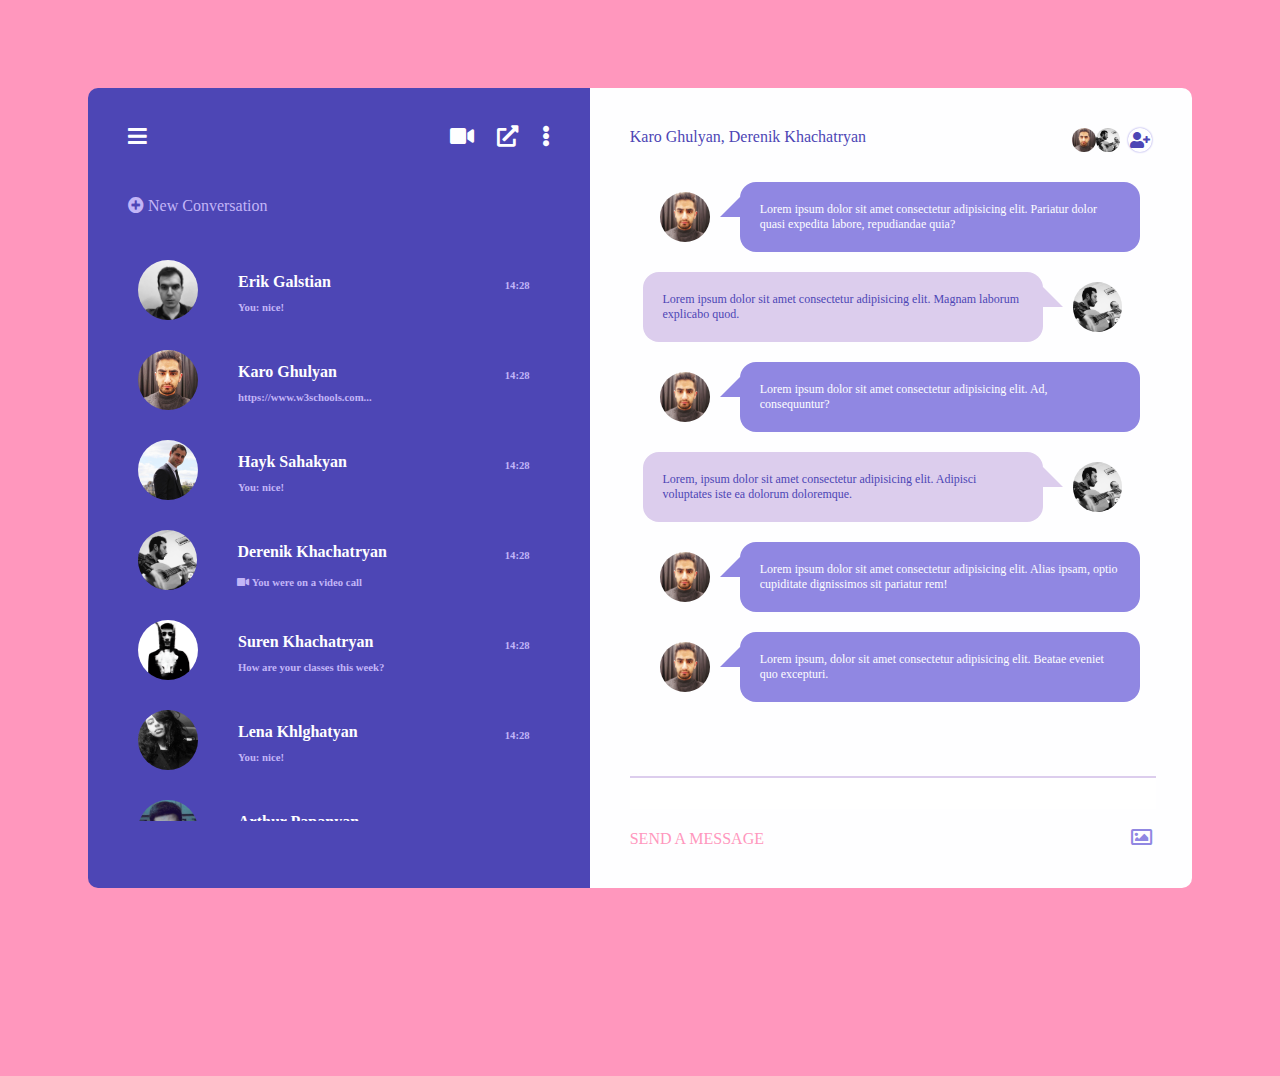
<file: index.html>
<!DOCTYPE html>
<html lang="en">
  <head>
    <meta charset="UTF-8" />
    <meta name="viewport" content="width=device-width, initial-scale=1.0" />
    <meta http-equiv="X-UA-Compatible" content="ie=edge" />
    <link rel="stylesheet" href="css.css" />
    <link
      rel="stylesheet"
      href="https://cdnjs.cloudflare.com/ajax/libs/font-awesome/5.11.2/css/all.css"
    />
    <title>Simply Chat</title>
  </head>
  <body>
    <div class="container">
      <div class="user-list">
        <div class="user-list-header">
          <button><i class="fas fa-lg fa-bars"></i></button>
          <div class="icons">
            <button><i class="fas fa-lg fa-video"></i></button>
            <button><i class="fas fa-lg fa-external-link-alt"></i></button>
            <button><i class="fas fa-lg fa-ellipsis-v"></i></button>
            <button class="mobile-button"><i class="fas fa-lg fa-address-book"></i></i></button>
          </div>
        </div>
        <div class="new-conversation">
          <button><i class="fas fa-plus-circle"></i> New Conversation</button>
        </div>
        <div class="scrollbar user-list-contacts">
          <div class="user-info">
            <img class="chat-icon-large" src="./images/1.jpg" alt="" />
            <div class="user-info-inner">
              <div class="about-user">
                <h4>Erik Galstian</h4>
                <h6>You: nice!</h6>
              </div>
              <h6>14:28</h6>
            </div>
          </div>
          <div class="user-info">
            <img class="chat-icon-large" src="./images/2.jpg" alt="" />
            <div class="user-info-inner">
              <div class="about-user">
                <h4>Karo Ghulyan</h4>
                <h6>https://www.w3schools.com...</h6>
              </div>
              <h6>14:28</h6>
            </div>
          </div>
          <div class="user-info">
            <img class="chat-icon-large" src="./images/3.jpg" alt="" />
            <div class="user-info-inner">
              <div class="about-user">
                <h4>Hayk Sahakyan</h4>
                <h6>You: nice!</h6>
              </div>
              <h6>14:28</h6>
            </div>
          </div>
          <div class="user-info">
            <img class="chat-icon-large" src="./images/4.jpg" alt="" />
            <div class="user-info-inner">
              <div class="about-user">
                <h4>Derenik Khachatryan</h4>
                <h6><i class="fas fa-video"></i> You were on a video call</h6>
              </div>
              <h6>14:28</h6>
            </div>
          </div>
          <div class="user-info">
            <img class="chat-icon-large" src="./images/5.jpg" alt="" />
            <div class="user-info-inner">
              <div class="about-user">
                <h4>Suren Khachatryan</h4>
                <h6>How are your classes this week?</h6>
              </div>
              <h6>14:28</h6>
            </div>
          </div>
          <div class="user-info">
            <img class="chat-icon-large" src="./images/6.jpg" alt="" />
            <div class="user-info-inner">
              <div class="about-user">
                <h4>Lena Khlghatyan</h4>
                <h6>You: nice!</h6>
              </div>
              <h6>14:28</h6>
            </div>
          </div>
          <div class="user-info">
            <img class="chat-icon-large" src="./images/8.jpg" alt="" />
            <div class="user-info-inner">
              <div class="about-user">
                <h4>Arthur Papanyan</h4>
                <h6>You: nice!</h6>
              </div>
              <h6>14:28</h6>
            </div>
          </div>
        </div>
      </div>
      <div class="chat-box">
        <div class="chat-header">
          <div class="chat-users">Karo Ghulyan, Derenik Khachatryan</div>
          <div class="chat-user-icons">
            <div class="conversation-users">
              <img class="chat-icon-small" src="./images/2.jpg" alt="" />
              <img class="chat-icon-small" src="./images/4.jpg" alt="" />
            </div>
            <button><i class="fas fa-user-plus"></i></button>
          </div>
        </div>
        <div class="scrollbar-2 chat-messages">
          <div class="message-data-left">
            <img class="chat-icon-medium" src="./images/2.jpg" alt="" />
            <div class="speech-bubble-left">
              Lorem ipsum dolor sit amet consectetur adipisicing elit. Pariatur dolor quasi expedita labore, repudiandae quia?
            </div>
          </div>
          <div class="message-data-right">
            <div class="speech-bubble-right">
              Lorem ipsum dolor sit amet consectetur adipisicing elit. Magnam laborum explicabo quod.
            </div>
            <img class="chat-icon-medium" src="./images/4.jpg" alt="" />
          </div>
          <div class="message-data-left">
            <img class="chat-icon-medium" src="./images/2.jpg" alt="" />
            <div class="speech-bubble-left">
              Lorem ipsum dolor sit amet consectetur adipisicing elit. Ad, consequuntur?
            </div>
          </div>
          <div class="message-data-right">
            <div class="speech-bubble-right">
              Lorem, ipsum dolor sit amet consectetur adipisicing elit. Adipisci voluptates iste ea dolorum doloremque.
            </div>
            <img class="chat-icon-medium" src="./images/4.jpg" alt="" />
          </div>
          <div class="message-data-left">
            <img class="chat-icon-medium" src="./images/2.jpg" alt="" />
            <div class="speech-bubble-left">
              Lorem ipsum dolor sit amet consectetur adipisicing elit. Alias ipsam, optio cupiditate dignissimos sit pariatur rem!
            </div>
          </div>
          <div class="message-data-left">
            <img class="chat-icon-medium" src="./images/2.jpg" alt="" />
            <div class="speech-bubble-left">
              Lorem ipsum, dolor sit amet consectetur adipisicing elit. Beatae eveniet quo excepturi.
            </div>
          </div>
        </div>
        <input type="text" name="message" id="">
        <div class="chat-footer">
          <button class="send">SEND A MESSAGE</button>
          <button><i class="far fa-lg fa-image"></i></i></button>
        </div>
      </div>
    </div>
  </body>
</html>
</file>
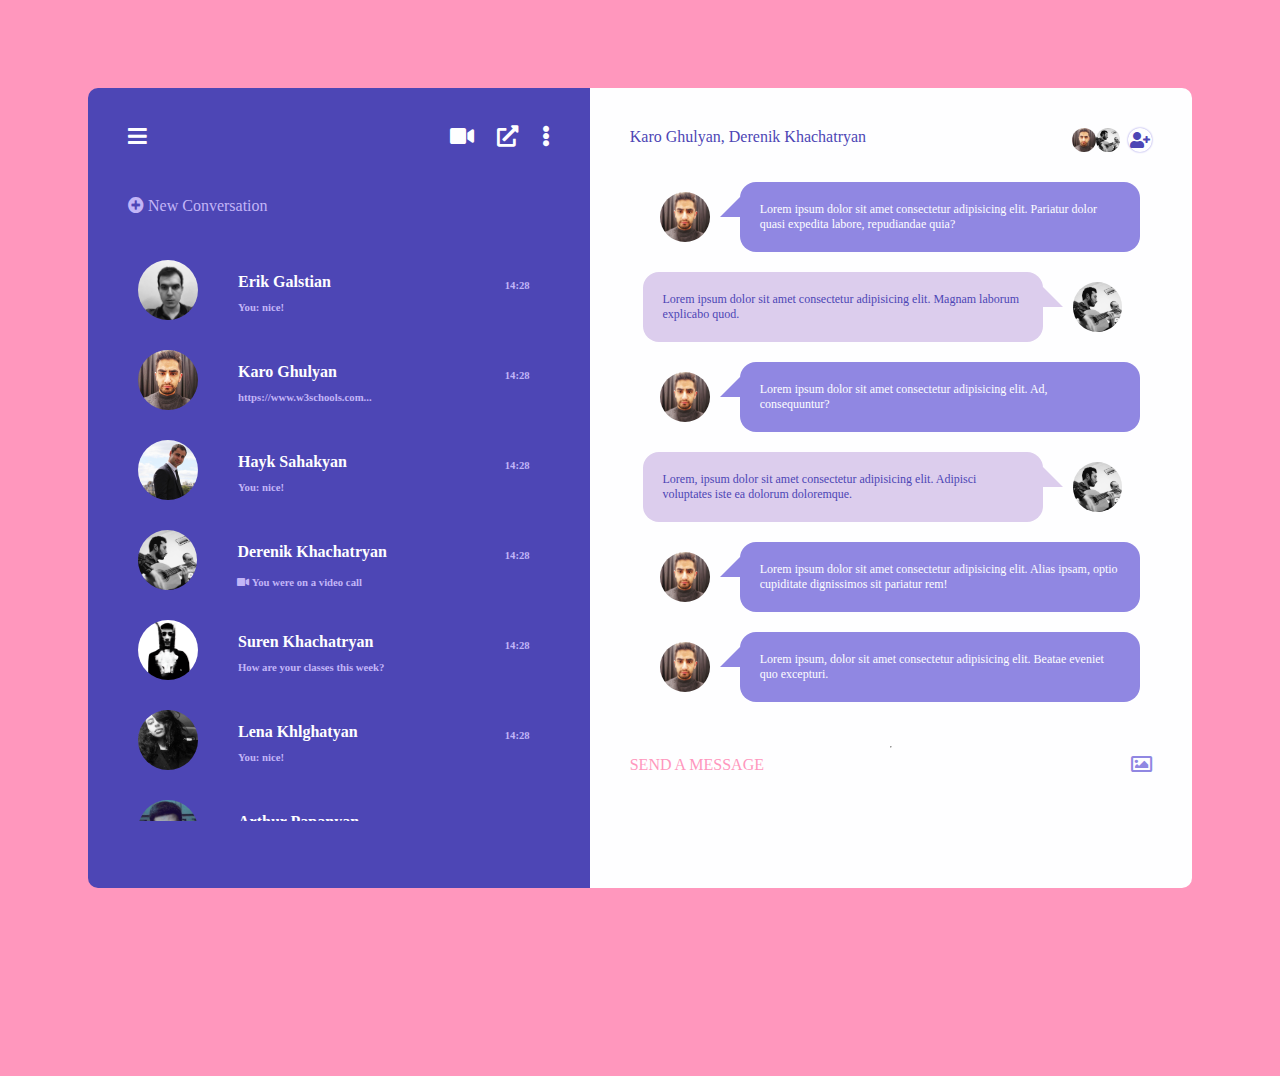
<file: html.html>
<!DOCTYPE html>
<html lang="en">
  <head>
    <meta charset="UTF-8" />
    <meta name="viewport" content="width=device-width, initial-scale=1.0" />
    <meta http-equiv="X-UA-Compatible" content="ie=edge" />
    <link rel="stylesheet" href="css.css" />
    <link
      rel="stylesheet"
      href="https://cdnjs.cloudflare.com/ajax/libs/font-awesome/5.11.2/css/all.css"
    />
    <title>Document</title>
  </head>
  <body>
    <div class="container">
      <div class="user-list">
        <div class="user-list-header">
          <button><i class="fas fa-lg fa-bars"></i></button>
          <div class="icons">
            <button><i class="fas fa-lg fa-video"></i></button>
            <button><i class="fas fa-lg fa-external-link-alt"></i></button>
            <button><i class="fas fa-lg fa-ellipsis-v"></i></button>
          </div>
        </div>
        <div class="new-conversation">
          <button><i class="fas fa-plus-circle"></i> New Conversation</button>
        </div>
        <div class="scrollbar user-list-contacts">
          <div class="user-info">
            <img class="chat-icon-large" src="./images/1.jpg" alt="" />
            <div class="user-info-inner">
              <div class="about-user">
                <h4>Erik Galstian</h4>
                <h6>You: nice!</h6>
              </div>
              <h6>14:28</h6>
            </div>
          </div>
          <div class="user-info">
            <img class="chat-icon-large" src="./images/2.jpg" alt="" />
            <div class="user-info-inner">
              <div class="about-user">
                <h4>Karo Ghulyan</h4>
                <h6>https://www.w3schools.com...</h6>
              </div>
              <h6>14:28</h6>
            </div>
          </div>
          <div class="user-info">
            <img class="chat-icon-large" src="./images/3.jpg" alt="" />
            <div class="user-info-inner">
              <div class="about-user">
                <h4>Hayk Sahakyan</h4>
                <h6>You: nice!</h6>
              </div>
              <h6>14:28</h6>
            </div>
          </div>
          <div class="user-info">
            <img class="chat-icon-large" src="./images/4.jpg" alt="" />
            <div class="user-info-inner">
              <div class="about-user">
                <h4>Derenik Khachatryan</h4>
                <h6><i class="fas fa-video"></i> You were on a video call</h6>
              </div>
              <h6>14:28</h6>
            </div>
          </div>
          <div class="user-info">
            <img class="chat-icon-large" src="./images/5.jpg" alt="" />
            <div class="user-info-inner">
              <div class="about-user">
                <h4>Suren Khachatryan</h4>
                <h6>How are your classes this week?</h6>
              </div>
              <h6>14:28</h6>
            </div>
          </div>
          <div class="user-info">
            <img class="chat-icon-large" src="./images/6.jpg" alt="" />
            <div class="user-info-inner">
              <div class="about-user">
                <h4>Lena Khlghatyan</h4>
                <h6>You: nice!</h6>
              </div>
              <h6>14:28</h6>
            </div>
          </div>
          <div class="user-info">
            <img class="chat-icon-large" src="./images/8.jpg" alt="" />
            <div class="user-info-inner">
              <div class="about-user">
                <h4>Arthur Papanyan</h4>
                <h6>You: nice!</h6>
              </div>
              <h6>14:28</h6>
            </div>
          </div>
        </div>
      </div>
      <div class="chat-box">
        <div class="chat-header">
          <div class="chat-users">Karo Ghulyan, Derenik Khachatryan</div>
          <div class="chat-user-icons">
            <div class="conversation-users">
              <img class="chat-icon-small" src="./images/2.jpg" alt="" />
              <img class="chat-icon-small" src="./images/4.jpg" alt="" />
            </div>
            <button><i class="fas fa-user-plus"></i></button>
          </div>
        </div>
        <div class="scrollbar-2 chat-messages">
          <div class="message-data-left">
            <img class="chat-icon-medium" src="./images/2.jpg" alt="" />
            <div class="speech-bubble-left">
              Lorem ipsum dolor sit amet consectetur adipisicing elit. Pariatur dolor quasi expedita labore, repudiandae quia?
            </div>
          </div>
          <div class="message-data-right">
            <div class="speech-bubble-right">
              Lorem ipsum dolor sit amet consectetur adipisicing elit. Magnam laborum explicabo quod.
            </div>
            <img class="chat-icon-medium" src="./images/4.jpg" alt="" />
          </div>
          <div class="message-data-left">
            <img class="chat-icon-medium" src="./images/2.jpg" alt="" />
            <div class="speech-bubble-left">
              Lorem ipsum dolor sit amet consectetur adipisicing elit. Ad, consequuntur?
            </div>
          </div>
          <div class="message-data-right">
            <div class="speech-bubble-right">
              Lorem, ipsum dolor sit amet consectetur adipisicing elit. Adipisci voluptates iste ea dolorum doloremque.
            </div>
            <img class="chat-icon-medium" src="./images/4.jpg" alt="" />
          </div>
          <div class="message-data-left">
            <img class="chat-icon-medium" src="./images/2.jpg" alt="" />
            <div class="speech-bubble-left">
              Lorem ipsum dolor sit amet consectetur adipisicing elit. Alias ipsam, optio cupiditate dignissimos sit pariatur rem!
            </div>
          </div>
          <div class="message-data-left">
            <img class="chat-icon-medium" src="./images/2.jpg" alt="" />
            <div class="speech-bubble-left">
              Lorem ipsum, dolor sit amet consectetur adipisicing elit. Beatae eveniet quo excepturi.
            </div>
          </div>
        </div>
        <hr />
        <div class="chat-footer">
          <button class="send">SEND A MESSAGE</button>
          <button><i class="far fa-lg fa-image"></i></i></button>
        </div>
      </div>
    </div>
  </body>
</html>
</file>
<file: css.css>
/*----------COLORS----------*/
:root {
  --pink: #ff97bd;
  --white: #fefeff;
  --blue-violet: #4d46b5;
  --perfume: #c2b5f7;
  --chetwode-blue: #9087e2;
  --prelude: #dccded;
  --fedora: #70656d;
  --rose: #e0b1ab;
}

/*----------EFFECTS----------*/
@keyframes hovereffect {
  0% {
    background-color: var(--blue-violet);
    border-radius: 0px;
  }
  100% {
    background-color: var(--white);
    border-radius: 10px;
  }
}

/*----------STYLES----------*/
body {
  background-color: var(--pink);
  display: flex;
  justify-content: center;
  font-family: Lato;
}

.container {
  height: 100vh;
  margin: 80px;
  display: flex;
  width: 1400px;
}

.user-list {
  width: 38.2%;
  height: 80vh;
  background-color: var(--blue-violet);
  padding: 40px;
  border-radius: 10px 0px 0px 10px;
}

.user-list-contacts {
  overflow: auto;
  height: 64vh;
}

.chat-messages {
  overflow: auto;
  height: 64vh;
  font-size: 12px;
}

.chat-users {
  color: var(--blue-violet);
}

.chat-box {
  width: 61.8%;
  height: 80vh;
  background-color: var(--white);
  display: flex;
  flex-direction: column;
  padding: 40px;
  border-radius: 0px 10px 10px 0px;
}

.chat-header {
  display: flex;
  justify-content: space-between;
  padding-bottom: 10px;
}

.chat-user-icons {
  display: flex;
  justify-content: space-between;
  width: 80px;
  color: var(--blue-violet);
}

.message-data-left {
  display: flex;
  width: 100%;
  padding-top: 20px;
}

.message-data-right {
  display: flex;
  width: 100%;
  padding-top: 20px;
  justify-content: flex-end;
}

.conversation-users {
  display: flex;
}

input {
  width: 100%;
  margin-top: 40px;
  margin-bottom: 20px;
  border: none;
  border-top: 2px solid var(--prelude);
  height: 30px;
}

.speech-bubble-left {
  color: var(--white);
  position: relative;
  background: var(--chetwode-blue);
  border-radius: 16px;
  max-width: 360px;
  padding: 20px;
  display: inline-block;
}

.speech-bubble-left:after {
  content: '';
  position: absolute;
  left: 0;
  top: 35%;
  width: 0;
  height: 0;
  border: 20px solid transparent;
  border-right-color: var(--chetwode-blue);
  border-left: 0;
  border-bottom: 0;
  margin-top: -10px;
  margin-left: -20px;
}

.speech-bubble-right {
  color: var(--blue-violet);
  position: relative;
  background: var(--prelude);
  border-radius: 16px;
  max-width: 360px;
  padding: 20px;
  display: inline-block;
}

.speech-bubble-right:after {
  content: '';
  position: absolute;
  right: 0;
  top: 35%;
  width: 0;
  height: 0;
  border: 20px solid transparent;
  border-left-color: var(--prelude);
  border-right: 0;
  border-bottom: 0;
  margin-top: -10px;
  margin-right: -20px;
}

.message-data-right > img {
  align-self: center;
  padding-right: 30px;
  padding-left: 30px;
}

.message-data-left > img {
  align-self: center;
  padding-right: 30px;
  padding-left: 30px;
}

.chat-footer {
  display: flex;
  justify-content: space-between;
  color: var(--chetwode-blue);
}

.chat-icon-large {
  height: 60px;
  width: auto;
  border-radius: 50%;
}

.chat-icon-medium {
  height: 50px;
  width: auto;
  border-radius: 50%;
}

.chat-icon-small {
  height: 24px;
  width: auto;
  border-radius: 50%;
}

.chat-user-icons > button > i {
  display: inline-block;
  border-radius: 20px;
  box-shadow: 0px 0px 2px var(--chetwode-blue);
  padding-top: 4px;
  padding-bottom: 4px;
  padding-left: 2px;
  padding-right: 2px;
}

.user-info {
  display: flex;
  height: 40px;
  padding-top: 15px;
  padding-bottom: 35px;
  padding-left: 10px;
}

h4,
h6 {
  line-height: 1px;
  padding-left: 20px;
}

h4 {
  color: var(--white);
}

h6 {
  color: var(--perfume);
}

.user-info-inner {
  display: flex;
  justify-content: space-between;
  width: 380px;
  padding-left: 20px;
  padding-right: 20px;
}

.new-conversation {
  color: var(--perfume);
  padding-bottom: 30px;
}

.user-list-header {
  display: flex;
  justify-content: space-between;
  padding-bottom: 50px;
  color: var(--white);
}

.icons {
  width: 100px;
  display: flex;
  color: var(--white);
  justify-content: space-between;
}

button {
  background: none;
  color: inherit;
  border: none;
  padding: 0;
  font: inherit;
  cursor: pointer;
  outline: inherit;
}

.send {
  color: var(--pink);
}

.user-info:hover h4 {
  color: var(--blue-violet);
}

.user-info:hover h6 {
  color: var(--chetwode-blue);
}

.user-info:hover {
  animation-name: hovereffect;
  animation-duration: 0.5s;
  animation-fill-mode: forwards;
}

.mobile-button {
  display: none;
}

/*----------SCROLL----------*/
.scrollbar::-webkit-scrollbar-track {
  background-color: var(--blue-violet);
}

.scrollbar::-webkit-scrollbar {
  width: 4px;
  background-color: var(--white);
}

.scrollbar::-webkit-scrollbar-thumb {
  background-color: var(--perfume);
}

.scrollbar-2::-webkit-scrollbar-track {
  background-color: var(--white);
}

.scrollbar-2::-webkit-scrollbar {
  width: 4px;
  background-color: var(--white);
}

.scrollbar-2::-webkit-scrollbar-thumb {
  background-color: var(--perfume);
}

/*----------MEDIA QUERIES----------*/
@media (max-width: 667px) {
  .user-list-contacts {
    display: none;
  }
  .new-conversation {
    display: none;
  }
  .user-list-header {
    flex-direction: column;
  }
  .icons {
    flex-direction: column;
    padding-top: 20px;
    width: 20px;
  }
  .icons > button {
    padding-top: 20px;
    padding-bottom: 20px;
  }
  .user-list {
    width: 20px;
    padding: 0px;
    padding-top: 40px;
    padding-bottom: 40px;
    padding-left: 20px;
    padding-right: 20px;
  }
  .chat-box {
    padding-left: 20px;
    padding-right: 20px;
  }
}

@media (max-width: 1024px) {
  .user-list-contacts {
    display: none;
  }

  .container {
    margin: 0px;
    width: 100%;
  }

  .chat-box {
    width: 100%;
  }

  .mobile-button {
    display: initial;
  }

  .new-conversation {
    display: none;
  }
  .user-list-header {
    flex-direction: column;
  }
  .icons {
    flex-direction: column;
    padding-top: 20px;
    width: 20px;
  }
  .icons > button {
    padding-top: 20px;
    padding-bottom: 20px;
  }
  .user-list {
    width: 20px;
    padding: 0px;
    padding-top: 40px;
    padding-bottom: 40px;
    padding-left: 20px;
    padding-right: 20px;
  }
  .chat-box {
    padding-left: 20px;
    padding-right: 20px;
  }
}

@media (max-width: 1092px) {
  .user-info-inner {
    flex-wrap: wrap;
  }
  .user-info-inner > h4 {
    padding-left: 0px;
  }
}
</file>
